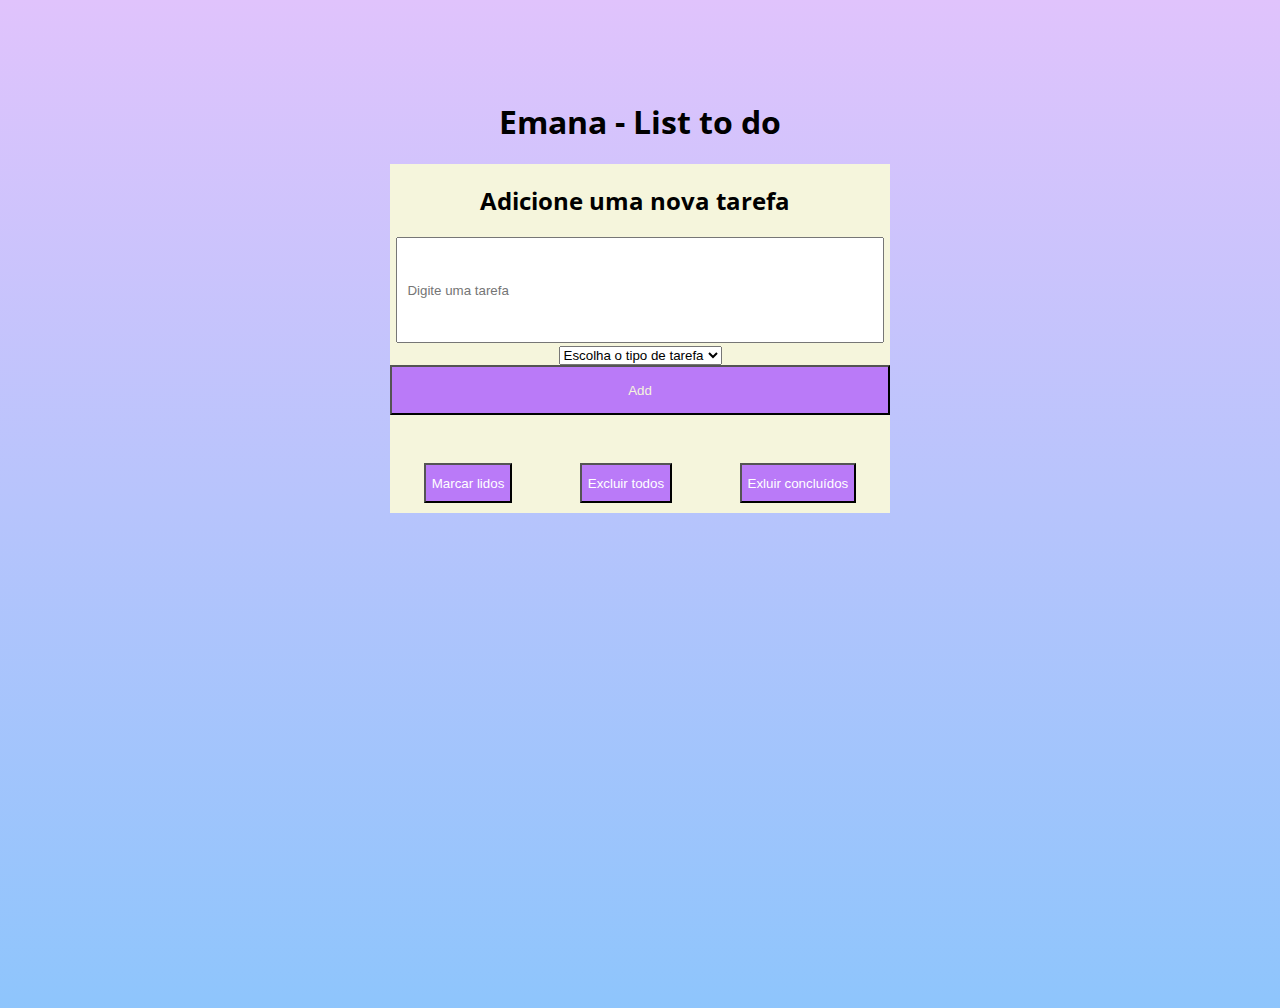
<file: p-listtodo/index.html>
<!DOCTYPE html>
<html lang="pt">
<head>
    <meta charset="UTF-8">
    <meta name="viewport" content="width=device-width, initial-scale=1.0">
    <meta http-equiv="X-UA-Compatible" content="ie=edge">
    <link href="https://fonts.googleapis.com/css?family=Open+Sans:400,700,700i&display=swap" rel="stylesheet">
    <link rel="stylesheet" href="./css/style.css">
    <title>Emana</title>
</head>
<body>
    <h1 id='titulo'>
       Emana - List to do 
    </h1>

    <section class='container__geral' id='container__geral'>

       <div class="container__lista" id='container__lista'>
            <h2 id='adicione__tarefa'>
               Adicione uma nova tarefa
            </h2>
            
            <form class='formulario' id='formulario'>
                    <input id='input__usuario' type="text" placeholder="  Digite uma tarefa">
                    <label for="opcoes__usuario" id='opcoes'>
                        <select name="Tipo Tarefa" id="seletor__etiqueta">
                            <option value="EmBranco">Escolha o tipo de tarefa</option>
                            <option value="Mercado">Mercado</option>
                            <option value="Farmácia">Farmácia</option>
                            <option value="Home">Home</option>
                            <option value="Outros">Outros</option>
                        </select>
                    </label>                   
                    <button id='input__botao'>Add</button>
                    <p id='msg__erro'></p>
            </form>
                          
            <ul id='lista__tarefas' class= 'tarefas' >          
        
            </ul>

            <div id='botoes'></div>
        </div> 
    </section> 

    <script src='./js/script.js'></script>
</body>
</html>
</file>
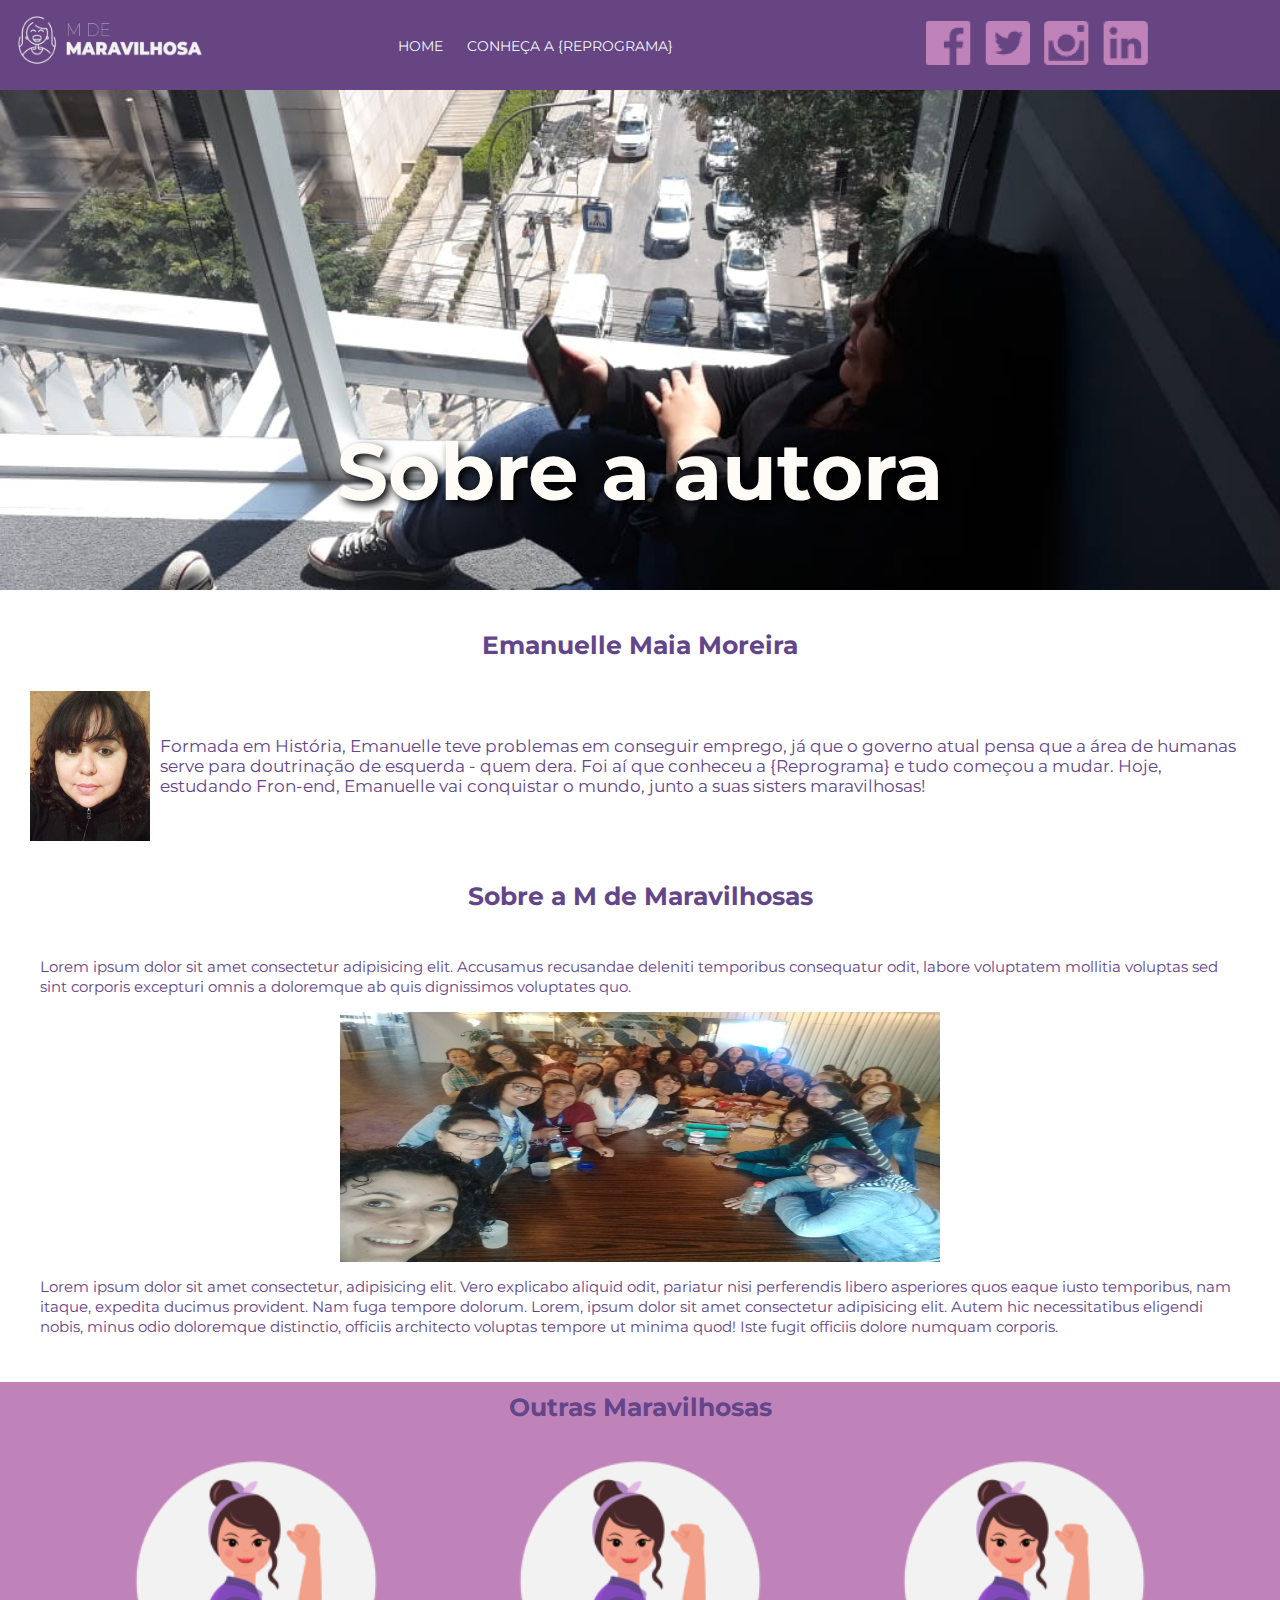
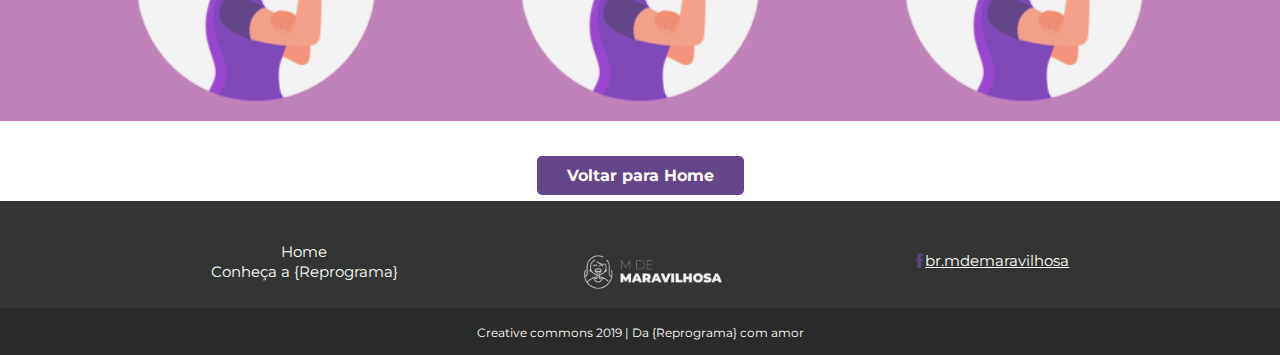
<file: p-MdeMaravilhosa-autora/index.html>
<!DOCTYPE html>
<html lang="pt">
<head>
    <meta charset="UTF-8">
    <meta name="viewport" content="width=device-width, initial-scale=1.0">
    <meta http-equiv="X-UA-Compatible" content="ie=edge">
    <link rel="stylesheet" href="./CSS/style.css">
    <link href="https://fonts.googleapis.com/css?family=Montserrat:400,700,900|Roboto+Slab:700|Roboto:400,400i" rel="stylesheet">
    <title>Emanuelle Maia</title>
</head>
<body>

    <nav class="navegacao">
         <img class="img_logo" src="./IMG/logo-white.png" alt="Logo do M de Maravilhosa">

         <div class="navegacao_mobile">
                <a class="menu_mobile" href="#"></a>   
                <img class="img_menu" src="./IMG/menu-nav.png" alt="Menu hamburguinho">   
         </div>

        <div class="navegacao_desktop">

            <div class="navegacao_desktop-links">
                <a class="desktop_links" href="#">Home</a>
                <a class="desktop_links" href="#">Conheça a {Reprograma}</a>        
           </div>
        

           <div class="navegacao_desktop-redes">
                 <a class="navegacao_desktop-redes" href="#"></a> <img src="./IMG/icon-facebook.png" alt="Logo do Facebook">
                 <a class="navegacao_desktop-redes" href="#"></a> <img src="./IMG/icon-twitter.png" alt="Logo do Twitter">
                <a class="navegacao_desktop-redes" href="#"></a> <img src="./IMG/icon-instagram.png" alt="Logo do Instagram">
                <a class="navegacao_desktop-redes" href="#"></a> <img src="./IMG/icon-linkedin.png" alt="Logo do Linkedin">
            </div>
        </div>   
    </nav>

     <section class="banner">
         <h1>Sobre a autora</h1>
    </section> 

    <section class="container_apresentacao">
        <h2>Emanuelle Maia Moreira</h2>

        <div class="container_apresentacao-corpo">
            
            <img class="apresentacao_foto" src="./IMG/apresenta.jpeg" alt="Maria Stewart">
             
           
            <p class="apresentacao_texto"> Formada em História, Emanuelle teve problemas em conseguir emprego, já que o governo atual pensa que a área de humanas serve para doutrinação de esquerda - quem dera. Foi aí que conheceu a {Reprograma} e tudo começou a mudar. Hoje, estudando Fron-end, Emanuelle vai conquistar o mundo, junto a suas sisters maravilhosas! </p>

        </div>
         
    </section>

    <section class="container_geral">
         <h2>Sobre a M de Maravilhosas</h2>

        <div class="container_historia">
           <p class="historia_texto">
               Lorem ipsum dolor sit amet consectetur adipisicing elit. Accusamus recusandae deleniti temporibus consequatur odit, labore voluptatem mollitia voluptas sed sint corporis excepturi omnis a doloremque ab quis dignissimos voluptates quo.
           </p>

            <img class="historia_imagem" src="./IMG/WhatsApp Image 2019-09-04 at 14.41.55.jpeg" alt="Imagem de Maria Stewart no jornal" class="historia-imagem">
                        
           <p class="historia_texto">Lorem ipsum dolor sit amet consectetur, adipisicing elit. Vero explicabo aliquid odit, pariatur nisi perferendis libero asperiores quos eaque iusto temporibus, nam itaque, expedita ducimus provident. Nam fuga tempore dolorum. Lorem, ipsum dolor sit amet consectetur adipisicing elit. Autem hic necessitatibus eligendi nobis, minus odio doloremque distinctio, officiis architecto voluptas tempore ut minima quod! Iste fugit officiis dolore numquam corporis.
        </p>
         </div>

    </section>

    <section class="container_dados">
        <h2 class="dados_titulo">Outras Maravilhosas</h2>
        <div class="dados_imagem">
                <img class="dados_imagem-parte" src="./IMG/img-mulher.png" alt="Foto de outras maravilhosas">
                <img class="dados_imagem-parte" src="./IMG/img-mulher.png" alt="Foto de outras maravilhosas">
                <img class="dados_imagem-parte" src="./IMG/img-mulher.png" alt="Foto de outras maravilhosas">
        </div>
      
    </section>
    
    <div class="container_botao">
        <a class="botao" href="#">Voltar para Home</a>
    </div>

    <footer>
        <div class="rodape">
            <div class="rodape_links">
                        <a class="link" href="#">Home</a>
                        <a class="link" href="#">Conheça a {Reprograma}</a>
            </div>
            
           
           <div class="rodape_img-logo">
                <img class="rodape_logo" src="./IMG/logo-white 2.png" alt="">
            
           </div>
            
           <div>
                <a class="facebook" href="#"><img class="img_facebook" src="./IMG/fb-icone.png" alt="Ícone do Facebook">br.mdemaravilhosa</a>
           </div>
            
                      
        </div>

       <div class="rodape_final">
            <p>Creative commons 2019 | Da {Reprograma} com amor</p>
       </div>   
       
    </footer>
</body>
</html>
</file>
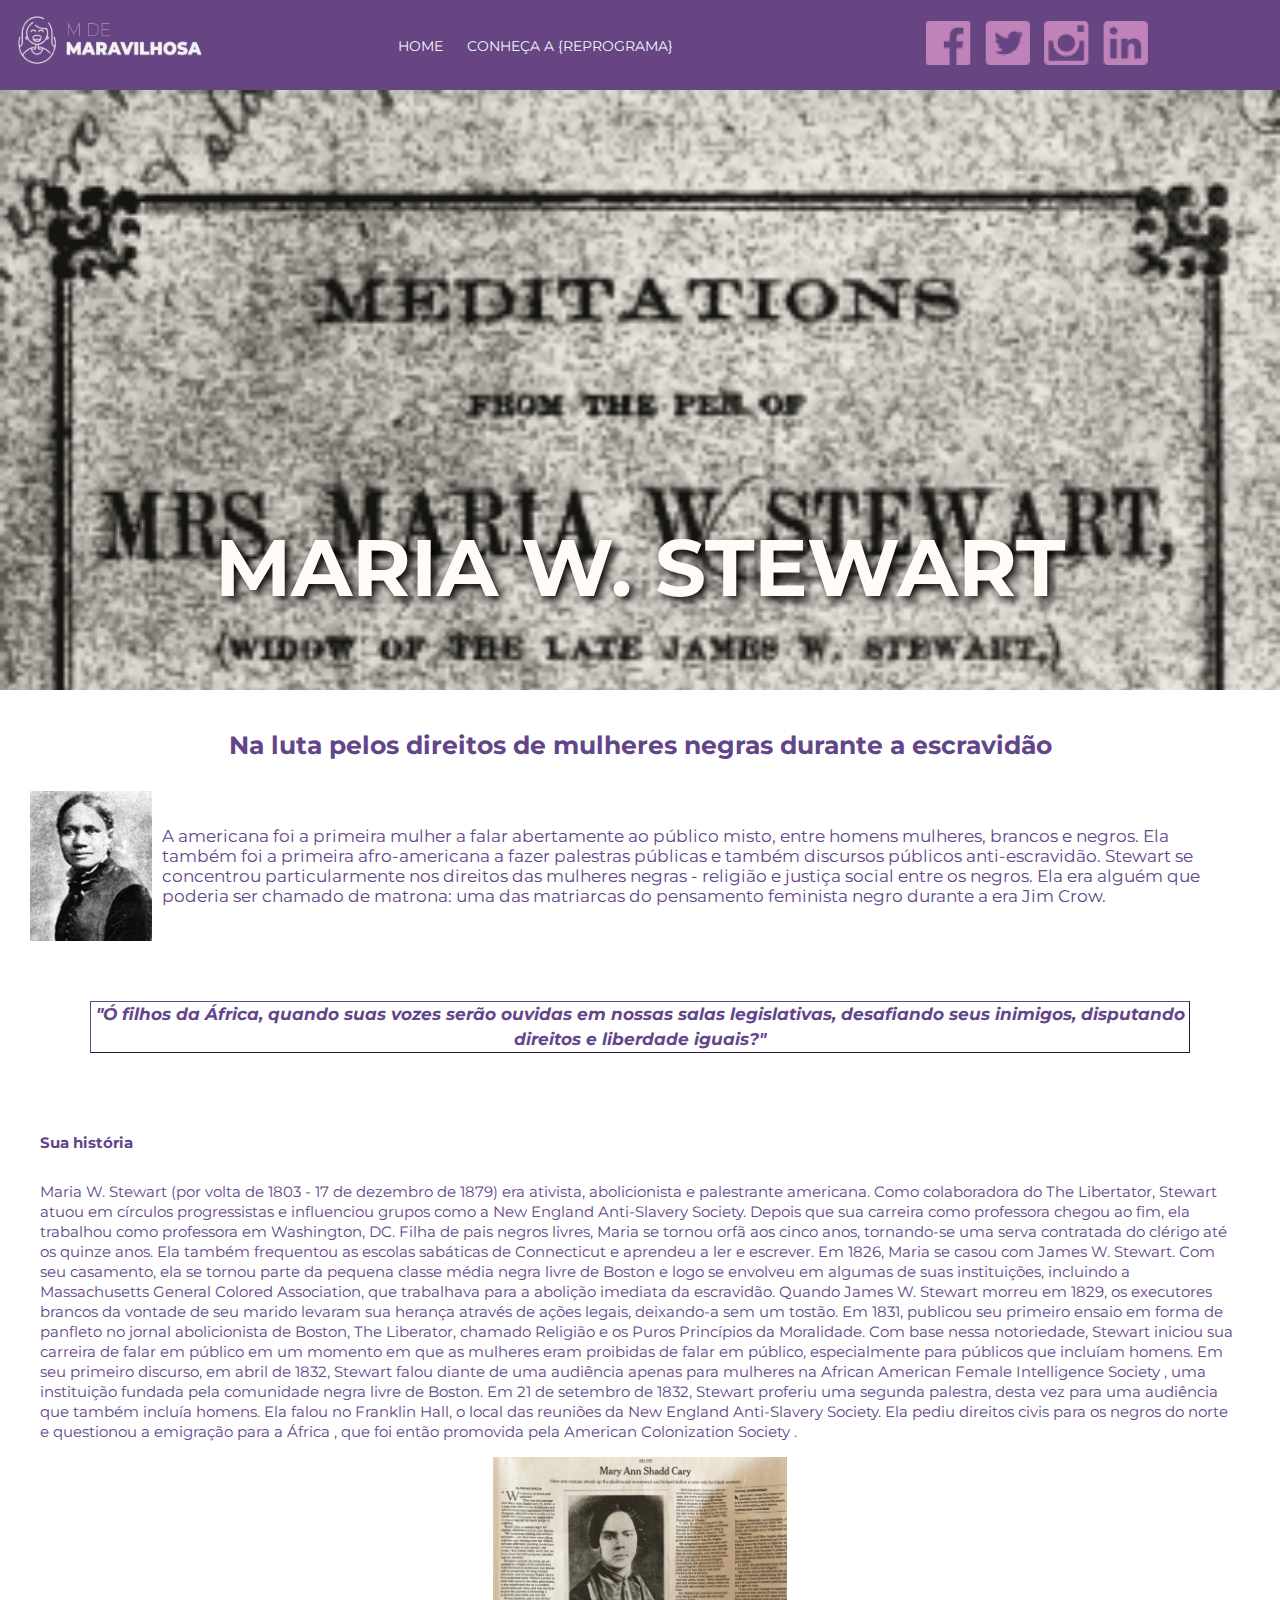
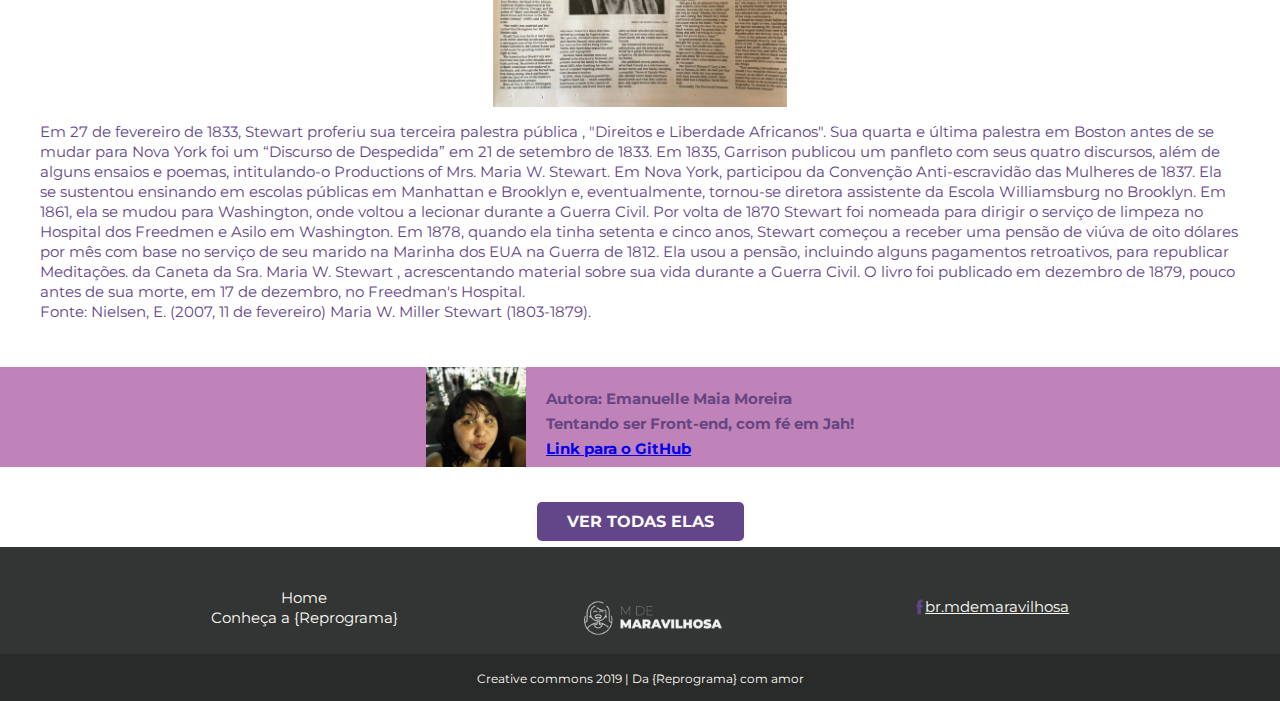
<file: p-MdeMaravilhosa-persona/index.html>
<!DOCTYPE html>
<html lang="pt">
<head>
    <meta charset="UTF-8">
    <meta name="viewport" content="width=device-width, initial-scale=1.0">
    <meta http-equiv="X-UA-Compatible" content="ie=edge">
    <link rel="stylesheet" href="./CSS/style.css">
    <link href="https://fonts.googleapis.com/css?family=Montserrat:400,700,900|Roboto+Slab:700|Roboto:400,400i" rel="stylesheet">
    <title>Maria Stewart</title>
</head>
<body>

    <nav class="navegacao">
         <img class="img_logo" src="./IMG/logo-white.png" alt="Logo do M de Maravilhosa">

         <div class="navegacao_mobile">
                <a class="menu_mobile" href="#"></a>   
                <img class="img_menu" src="./IMG/menu-nav.png" alt="Menu hamburguinho">   
         </div>

        <div class="navegacao_desktop">

            <div class="navegacao_desktop-links">
                <a class="desktop_links" href="#">Home</a>
                <a class="desktop_links" href="#">Conheça a {Reprograma}</a>        
           </div>
        

           <div class="navegacao_desktop-redes">
                 <a class="navegacao_desktop-redes" href="#"></a> <img src="./IMG/icon-facebook.png" alt="Logo do Facebook">
                 <a class="navegacao_desktop-redes" href="#"></a> <img src="./IMG/icon-twitter.png" alt="Logo do Twitter">
                <a class="navegacao_desktop-redes" href="#"></a> <img src="./IMG/icon-instagram.png" alt="Logo do Instagram">
                <a class="navegacao_desktop-redes" href="#"></a> <img src="./IMG/icon-linkedin.png" alt="Logo do Linkedin">
            </div>
        </div>   
    </nav>

     <section class="banner">
         <h1>MARIA W. STEWART</h1>
    </section> 

    <section class="container_apresentacao">
        <h2>Na luta pelos direitos de mulheres negras durante a escravidão</h2>

        <div class="container_apresentacao-corpo">
            
            <img class="apresentacao_foto" src="./IMG/Maria.jpg" alt="Maria Stewart">
             
           
            <p class="apresentacao_texto"> A americana foi a primeira mulher a falar abertamente ao público misto, entre homens mulheres, brancos e negros. Ela também foi a primeira afro-americana a fazer palestras públicas e também discursos públicos anti-escravidão. Stewart se concentrou particularmente nos direitos das mulheres negras - religião e justiça social entre os negros. Ela era alguém que poderia ser chamado de matrona: uma das matriarcas do pensamento feminista negro durante a era Jim Crow.  </p>

        </div>

        <div class="container_apresentacao-citacao">
             <p class="apresentacao_citacao"> "Ó filhos da África, quando suas vozes serão ouvidas em nossas salas legislativas, desafiando seus inimigos, disputando direitos e liberdade iguais?"</p>
        </div>
    
    </section>

    <section class="container_geral">
         <h3>Sua história</h3>

        <div class="container_historia">
         <p class="historia_texto">
            Maria W. Stewart (por volta de 1803 - 17 de dezembro de 1879) era ativista, abolicionista e palestrante americana. Como colaboradora do The Libertator, Stewart atuou em círculos progressistas e influenciou grupos como a New England Anti-Slavery Society. Depois que sua carreira como professora chegou ao fim, ela trabalhou como professora em Washington, DC. 

            Filha de pais negros livres, Maria se tornou orfã aos cinco anos, tornando-se uma serva contratada do clérigo até os quinze anos. Ela também frequentou as escolas sabáticas de Connecticut e aprendeu a ler e escrever. Em 1826, Maria se casou com James W. Stewart. Com seu casamento, ela se tornou parte da pequena classe média negra livre de Boston e logo se envolveu em algumas de suas instituições, incluindo a Massachusetts General Colored Association, que trabalhava para a abolição imediata da escravidão. Quando James W. Stewart morreu em 1829, os executores brancos da vontade de seu marido levaram sua herança através de ações legais, deixando-a sem um tostão.

            Em 1831, publicou seu primeiro ensaio em forma de panfleto no jornal abolicionista de Boston, The Liberator, chamado Religião e os Puros Princípios da Moralidade. Com base nessa notoriedade, Stewart iniciou sua carreira de falar em público em um momento em que as mulheres eram proibidas de falar em público, especialmente para públicos que incluíam homens. Em seu primeiro discurso, em abril de 1832, Stewart falou diante de uma audiência apenas para mulheres na African American Female Intelligence Society , uma instituição fundada pela comunidade negra livre de Boston. 
            
            Em 21 de setembro de 1832, Stewart proferiu uma segunda palestra, desta vez para uma audiência que também incluía homens. Ela falou no Franklin Hall, o local das reuniões da New England Anti-Slavery Society. Ela pediu direitos civis para os negros do norte e questionou a emigração para a África , que foi então promovida pela American Colonization Society .</p>

            <img class="historia_imagem" src="./IMG/imagem-historia.jpg" alt="Imagem de Maria Stewart no jornal" class="historia-imagem">
                        
           <p class="historia_texto"> Em 27 de fevereiro de 1833, Stewart proferiu sua terceira palestra pública , "Direitos e Liberdade Africanos". Sua quarta e última palestra em Boston antes de se mudar para Nova York foi um “Discurso de Despedida” em 21 de setembro de 1833. Em 1835, Garrison publicou um panfleto com seus quatro discursos, além de alguns ensaios e poemas, intitulando-o Productions of Mrs. Maria W. Stewart. Em Nova York, participou  da Convenção Anti-escravidão das Mulheres de 1837. Ela se sustentou ensinando em escolas públicas em Manhattan e Brooklyn e, eventualmente, tornou-se diretora assistente da Escola Williamsburg no Brooklyn.
            
            Em 1861, ela se mudou para Washington, onde voltou a lecionar durante a Guerra Civil. Por volta de 1870 Stewart foi nomeada para dirigir o serviço de limpeza no Hospital dos Freedmen e Asilo em Washington.  Em 1878, quando ela tinha setenta e cinco anos, Stewart começou a receber uma pensão de viúva de oito dólares por mês com base no serviço de seu marido na Marinha dos EUA na Guerra de 1812. Ela usou a pensão, incluindo alguns pagamentos retroativos, para republicar Meditações. da Caneta da Sra. Maria W. Stewart , acrescentando material sobre sua vida durante a Guerra Civil. O livro foi publicado em dezembro de 1879, pouco antes de sua morte, em 17 de dezembro, no Freedman's Hospital. <br>

            Fonte: Nielsen, E. (2007, 11 de fevereiro) Maria W. Miller Stewart (1803-1879).
        </p>
         </div>

    </section>

    <section class="container_dados">
        <img class="dados_imagem" src="./IMG/manu.jpg" alt="Foto de Emanuelle Maia">

        <div class="dados_texto">
            <p>Autora: Emanuelle Maia Moreira</p>
            <p> Tentando ser Front-end, com fé em Jah!</p>
            <a href="#">Link para o GitHub</a>
        </div>
    </section>
    
    <div class="container_botao">
        <a class="botao" href="#">VER TODAS ELAS</a>
    </div>

    <footer>
        <div class="rodape">
            <div class="rodape_links">
                        <a class="link" href="#">Home</a>
                        <a class="link" href="#">Conheça a {Reprograma}</a>
            </div>
            
           
           <div class="rodape_img-logo">
                <img class="rodape_logo" src="./IMG/logo-white 2.png" alt="">
            
           </div>
            
           <div>
                <a class="facebook" href="#"><img class="img_facebook" src="./IMG/fb-icone.png" alt="Ícone do Facebook">br.mdemaravilhosa</a>
           </div>
            
                      
        </div>

       <div class="rodape_final">
            <p>Creative commons 2019 | Da {Reprograma} com amor</p>
       </div>   
       
    </footer>
</body>
</html>
</file>
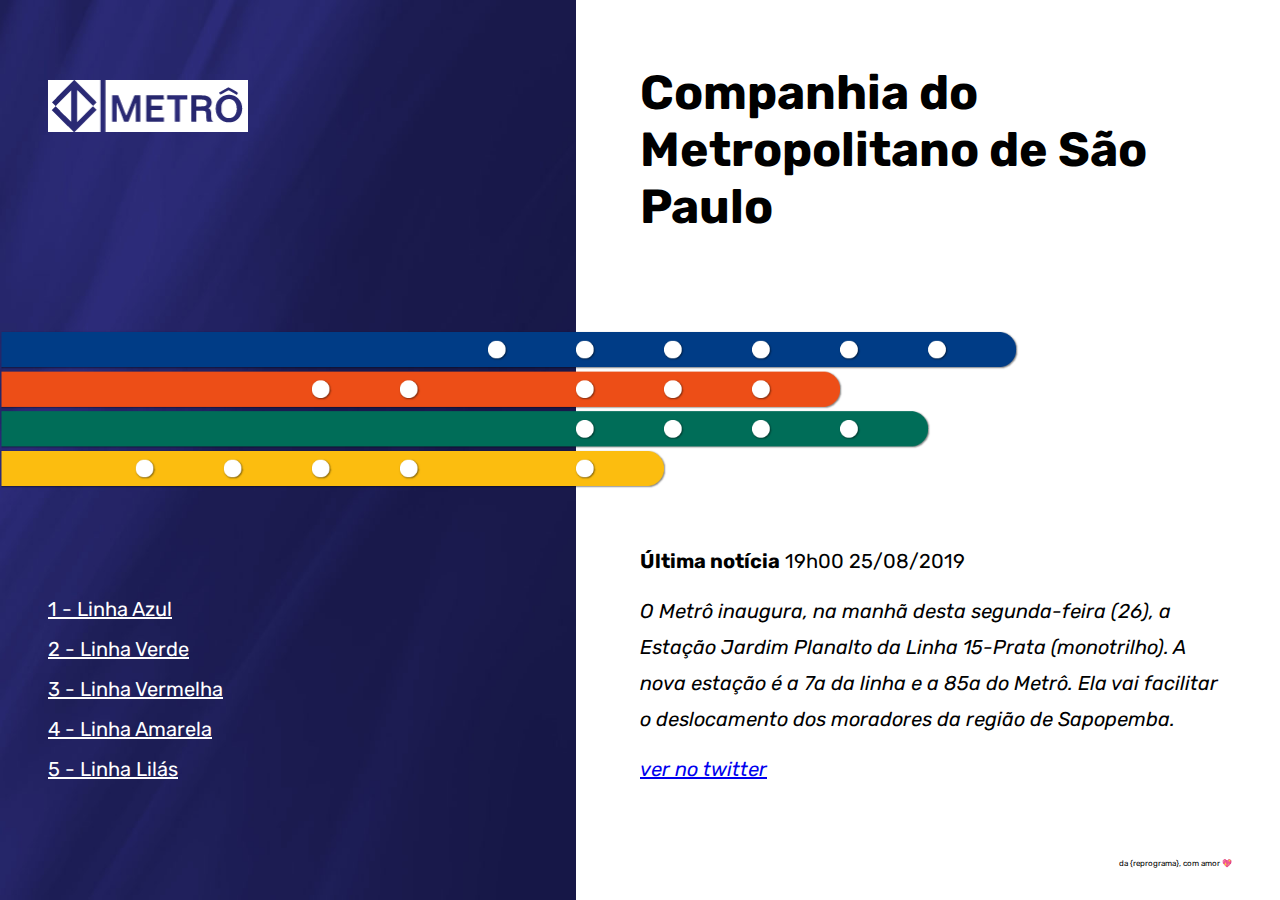
<file: p-metro/index.html>
<!DOCTYPE html>
<html lang="en">
<head>
  <meta charset="UTF-8">
  <meta name="viewport" content="width=device-width, initial-scale=1.0">
  <meta http-equiv="X-UA-Compatible" content="ie=edge">
  <link href="https://fonts.googleapis.com/css?family=Rubik:300i,400,900&display=swap" rel="stylesheet"> 
  <link rel="stylesheet" href="styles.css">
  <title>Companhia do Metropolitano de São Paulo</title>
</head>
<body>
  <div class="row header">
    <div class="container">
      <div class="column">
        <img class="logo logo--desktop" src="./assets/logo.png" alt="logo do metro">
        <img class="logo logo--mobile" src="./assets/logo.svg" alt="logo do metro">
      </div>
      <div class="column">
        <h1>Companhia do Metropolitano de São Paulo</h1>
      </div>
    </div>
  </div>
  <div class="row content">
    <div class="container">
      <div class="column">
        <ul class="menu">
          <li class="menu__item">
            <a class="menu__link" href="#">1 - Linha Azul</a>
          </li>
          <li class="menu__item">
            <a class="menu__link" href="#">2 - Linha Verde</a>
          </li>
          <li class="menu__item">
            <a class="menu__link" href="#">3 - Linha Vermelha</a>
          </li>
          <li class="menu__item">
            <a class="menu__link" href="#">4 - Linha Amarela</a>
          </li>
          <li class="menu__item">
            <a class="menu__link" href="#">5 - Linha Lilás</a>
          </li>
        </ul>
      </div>
      <div class="column">
        <div class="news">
          <p class="news__info">
            <strong>Última notícia</strong>
            19h00 25/08/2019
          </p>
          <p class="news__text">
            O Metrô inaugura, na manhã desta segunda-feira (26), 
            a Estação Jardim Planalto da Linha 15-Prata (monotrilho). 
            A nova estação é a 7a da linha e a 85a do Metrô. Ela vai 
            facilitar o deslocamento dos moradores da região de 
            Sapopemba.
          </p>
          <a href="#" class="news__link">ver no twitter</a>
        </div>
      </div>
    </div>
  </div>
  <footer class="row">
    <div class="container">
      <p>da {reprograma}, com amor 💖</p>
    </div>
  </footer>
</body>
</html>
</file>
<file: p-listtodo/css/style.css>
body {
    font-family: 'Open Sans', sans-serif;
    background-image: linear-gradient(#e0c3fc, #8ec5fc); 
    background-repeat: no-repeat;
    height: 100vh;
}

h1 {
    text-align: center;
    margin-top:100px; 
}

h2{
    margin-left: 90px;
}

.container__geral {
    background-color: beige;
    width: 500px;
    display: flex;
    margin: 0 auto;
}

.container__lista {
    display: block;
}

.formulario {
    width: 100%;  
    display: flex;
    align-items: center;
    flex-direction: column;
}

#input__usuario {
    width: 480px;
    height: 100px;;
}


.opcoes {
    font-size: 11px;
    background-color: #ba7af8;
}

#input__botao {
    width: 100%;
    height: 50px;
    background-color: #ba7af8;    
    color: beige;
}

.tarefas{
    padding: 0px;
}

.linha{
    margin-top: 15px;
    box-shadow: 0px 1px rgb(131, 128, 128);
    list-style: none;
    display: flex;
    justify-content: space-between;
    position: relative;
}

.etiqueta {
    color: beige;
    background-color: #ba7af8;
    font-size: 11px;
    margin-right: 0;   
    position: absolute; right: 30px;      
}

.mercado {
    color: beige;
    background-color: #107a40;
    font-size: 11px;
    margin-right: 0; 
    position: absolute; right: 30px;
}

.farmacia {
    color: beige;
    background-color: #b41b1b;
    font-size: 11px;
    margin-right: 0; 
    position: absolute; right: 30px;
}

.home {
    color: beige;
    background-color: #1b34c0;
    font-size: 11px;
    margin-right: 0; 
    position: absolute; right: 30px;
}

.outros{
    color: beige;
    background-color: #0b080e;
    font-size: 11px;
    margin-right: 0; 
    position: absolute; right: 30px;
}

.erro {
    color: #ff0000;
    border-color: #ff0000;
    font-size: 12px;
}

.check__tarefa {
    text-decoration: line-through; 
    color: rgb(179, 157, 157);
}

.botao__x {
    font-size: 12px;
    color: black;
    background-color: beige;
    margin-right: 0;
}

#botoes{
    width: 500px;
    display: flex;
    justify-content: space-around;
    background-color: beige;
}

.botao__feitos, .botao__remover{
    background-color: #ba7af8;
    color: #ffffff;
    height: 40px;
    margin-bottom: 10px;
}

.remove__lista {
    display: none;
}


@media (max-width: 640px) {
    .container__lista, .container__geral, #botoes {
        width: 300px;
        }
    #input__usuario {
        width: 295px;
    }

}
</file>
<file: p-MdeMaravilhosa-autora/CSS/style.css>
* {
    box-sizing: border-box;
}

body {
    font-family: 'Montserrat', Arial, Helvetica, sans-serif;
    margin: 0;
}

/* ===========NAV============ */
.navegacao {
    display: flex;
    justify-content: space-between;
    background-color: #674582;
    height: 90px;
    width: 100%;
    margin: 0;
}

.navegacao_desktop {
    display: none;
}

.img_logo {
    max-width: 200px;
    margin-top: 10px;
    margin-left: 10px;
    max-height: 60px;
}

.img_menu {
    margin-top: 30px;
    margin-right: 20px;
    border-radius: 5px;
}

/* ==================BANNER=================== */

.banner{
    background-image: url(../IMG/banner.jpeg);
    background-repeat: no-repeat;
    background-size: 100% auto;
    display: flex;
    justify-content: center;
    align-items: flex-end;
    padding-bottom: 20px;
     color: #fffcf7;
     text-shadow: black 0.1em 0.1em 0.2em;
     font-size: 20px;
}

h2 {
    color: #63458a;
    font-size: 15px;
    text-align: center;
    padding: 10px;
}

/* =====================APRESENTAÇÃO=========================*/

.apresentacao_foto {
    width: 150px;
    height: 150px; 
    display: flex;
    margin: 0 auto;
}

.apresentacao_texto {
    font-size: 12px;
    margin-left: 10px;
    margin-right: 10px;
    text-align: left;
    color: #63458a;    
}

/* =====================HISTÓRIA================ */

h3 {
    color: #63458a;
    padding-left: 10px;
    padding-top: 20px;
    font-size: 15px;
}

.container_historia {
    display: flex;
    flex-direction: column;
    align-items: center;
}
.historia_texto {
    font-size: 12px;
    padding-left: 10px;
    padding-right: 10px;
    text-align: left;
    line-height: 15px;
    color: #63458a;
}

.historia_imagem {
    width: 300px;
    max-height: 250px;
    display: flex;
    justify-content: center;   
}

/* ==================DADOS====================== */

.container_dados {
   background-color: #C083B9;
    margin-top: 30px;
}

.dados_imagem {
    display: flex;
    justify-content: space-evenly; 
}

.dados_imagem-parte {
    width: 20%;
}

/* =====================FOOTER========================= */

.container_botao {
    display: flex;
    align-items: center;
    justify-content: center;
    width: 100%;
    height: 50px;  
    margin-top: 30px;  
}

.botao {
    text-decoration: none;
    font-weight: 700;
    color: #fffcf7;
    background-color: #63458a;
    padding: 10px 30px;
    border-radius: 5px;
}

.rodape {
    background-color: #323534;
    padding: 30px;  
    }

.rodape_links {
    font-size: 12px;
    line-height: 30px;
    display: flex;
    flex-direction: column;   
    justify-content: center;
    align-items: center; 
}

.link {
    color: #fffcf7;  
    text-decoration: none; 
}

.rodape_logo {
    width: 150px;
    margin-top: 20px;
}

.rodape_img-logo {
    display: flex;
    align-items: center;
    justify-content: center;
    padding-right: 5px;  
}

.facebook {
    color: #fffcf7;
    font-size: 10px;
    display: flex;
    justify-content: center;
    margin-top: 20px;
}

.img_facebook {
    height: 15px;
}

.rodape_final {
   background-color: #292A2A;
   color: #fffcf7;
   font-size: 7px;
   text-align: center; 
   padding-bottom: 3px;
   padding-top: 5px;
}

/* =================MEDIA QUERIES============================= */
@media (min-width:375px){
    .banner {
        height: 250px;
    }
    .historia_imagem {
        width: 350px;
    }
}

@media (min-width:440px){
    .container_apresentacao-corpo {
        display: flex;
        align-items: center;         
    }
    .banner {
        height: 300px;
    }

    h1 {
        margin-bottom: 50px;
    }
    .historia_imagem {
        width: 400px;
    }
}

@media (min-width:550px){
    .banner {
        height: 350px;
    }
}

@media (min-width: 768px) {
    .navegacao_mobile {
        display: none;
    }

    .navegacao_desktop {
        display: flex;
        justify-content: space-around;
        align-items: center;
        width: 80%;            
    }

    .navegacao_desktop-redes {
        margin-right: 10px;
    }

    .desktop_links {
        color: #f0f8ff;
        margin-left: 20px;
        text-decoration: none;
        text-transform: uppercase;
        font-size: 14px;
    }

    .banner {
        font-size: 40px;
        height: 400px;
        }

    h2 {
        font-size: 25px;
    }
    
    .container_apresentacao {
        margin: 30px;
    }

    .apresentacao_citacao {
        font-size: 17px;
        margin: 60px;
    } 
    
    .apresentacao_texto {
        font-size: 17px;
        line-height: 20px;
    }

    .container_geral {
        margin: 30px;
    }
    .historia_texto {
        font-size: 15px;
        line-height: 20px;
    }

    .historia_imagem {
        width: 600px;
        height: 500px;
    }

    .dados_texto {
        font-size: 15px;
        line-height: 10px;
    }

    .rodape {
        display: flex;
        background-color: #323534;
        justify-content: space-evenly;
        padding-bottom: 15px; 
    }
    .rodape_links {
        font-size: 15px;
        line-height: 20px;
        display: flex;
        flex-direction: column;   
        justify-content: center;
        align-items: center; 
    }
           
    .rodape_img-logo {
        display: flex;
        align-items: center;
        justify-content: center;
        padding-right: 5px;  
    }
    
    .facebook {
        color: #fffcf7;
        font-size: 15px;
    }
    
    .img_facebook {
        height: 20px;
    }

    .rodape_final {
        font-size: 12px;
    }
}
@media (min-width:960px){
    .banner {
        height: 500px;
    }
}

@media (min-width: 1440px) {
   
    .apresentacao_citacao {
        font-size: 25px;
        line-height: 35px;
    } 
    
    .apresentacao_foto {
        width: 300px;
        height: 300px;
    }
    .apresentacao_texto {
        font-size: 20px;
        line-height: 30px;
    }
    .historia_texto {
        font-size: 17px;
        line-height: 25px;
    }
    
    .historia_imagem {
        width: 500px;
    }
}

@media (min-width: 16000px) {
    .banner {
        height: 900px;
    }
}
</file>
<file: p-MdeMaravilhosa-persona/CSS/style.css>
* {
    box-sizing: border-box;
}

body {
    font-family: 'Montserrat', Arial, Helvetica, sans-serif;
    margin: 0;
    }

/* ===========NAV============ */
.navegacao {
    display: flex;
    justify-content: space-between;
    background-color: #674582;
    height: 90px;
    width: 100%;
    margin: 0;
}

.navegacao_desktop {
    display: none;
}

.img_logo {
    max-width: 200px;
    margin-top: 10px;
    margin-left: 10px;
    max-height: 60px;
}

.img_menu {
    margin-top: 30px;
    margin-right: 20px;
    border-radius: 5px;
}

/* ==================BANNER=================== */

.banner{
    background-image: url(../IMG/1832.png);
    background-repeat: no-repeat;
    object-fit: cover;
    object-position: top;
    height: 40vh;
    background-size: 100%;
    width: 100% auto;
    height: 400px; 
    display: flex;
    justify-content: center;
    align-items: flex-end;
     padding-bottom: 20px;
     color: #fffcf7;
     text-shadow: black 0.1em 0.1em 0.2em;
     font-size: 20px;
}

h2 {
    color: #63458a;
    font-size: 15px;
    text-align: center;
    padding: 10px;
}

/* =====================APRESENTAÇÃO=========================*/

.apresentacao_foto {
    width: 150px;
    height: 150px; 
    display: flex;
    margin: 0 auto;
}

.apresentacao_texto {
    font-size: 12px;
    margin-left: 10px;
    margin-right: 10px;
    text-align: left;
    color: #63458a;    
}

.apresentacao_citacao {
    font-size: 12px;
    font-style: italic;
    text-align: center;
    border-width: thin;
    border-style: outset;
    border-color: #63458a;
    margin: 0 15px;
    margin: 40px;
    line-height: 25px;
    font-weight: bold;
    color: #63458a;    
}

/* =====================HISTÓRIA================ */

h3 {
    color: #63458a;
    padding-left: 10px;
    padding-top: 20px;
    font-size: 15px;
}

.container_historia {
    display: flex;
    flex-direction: column;
    align-items: center;
}
.historia_texto {
    font-size: 12px;
    padding-left: 10px;
    padding-right: 10px;
    text-align: left;
    line-height: 15px;
    color: #63458a;
}

.historia_imagem {
    max-height: 250px;
    display: flex;
    justify-content: center;   
}

/* ==================DADOS====================== */

.container_dados {
    display: flex;
    justify-content: center;
    align-items: center;
    background-color: #C083B9;
    margin-top: 30px;
}

.dados_imagem {
    width: 100px;
    height: 100px;
}

.dados_texto {
    color: #674582;
    font-size: 10px;
    margin-left: 20px;
    font-weight: 700;    
}

/* =====================FOOTER========================= */

.container_botao {
    display: flex;
    align-items: center;
    justify-content: center;
    width: 100%;
    height: 50px;  
    margin-top: 30px;  
}

.botao {
    text-decoration: none;
    font-weight: 700;
    color: #fffcf7;
    background-color: #63458a;
    padding: 10px 30px;
    border-radius: 5px;
}

.rodape {
    background-color: #323534;
    padding: 30px;  
    }

.rodape_links {
    font-size: 12px;
    line-height: 30px;
    display: flex;
    flex-direction: column;   
    justify-content: center;
    align-items: center; 
}

.link {
    color: #fffcf7;  
    text-decoration: none; 
}

.rodape_logo {
    width: 150px;
    margin-top: 20px;
}

.rodape_img-logo {
    display: flex;
    align-items: center;
    justify-content: center;
    padding-right: 5px;  
}

.facebook {
    color: #fffcf7;
    font-size: 10px;
    display: flex;
    justify-content: center;
    margin-top: 20px;
}

.img_facebook {
    height: 15px;
}

.rodape_final {
   background-color: #292A2A;
   color: #fffcf7;
   font-size: 7px;
   text-align: center; 
   padding-bottom: 3px;
   padding-top: 5px;
}

/* =================MEDIA QUERIES============================= */
@media (min-width:440px){
    .container_apresentacao-corpo {
        display: flex;
        align-items: center;   
    }

    .banner {
        height: 600px;
    }
}


@media (min-width: 768px) {
    .navegacao_mobile {
        display: none;
    }

    .navegacao_desktop {
        display: flex;
        justify-content: space-around;
        align-items: center;
        width: 80%;            
    }

    .navegacao_desktop-redes {
        margin-right: 10px;
    }

    .desktop_links {
        color: #f0f8ff;
        margin-left: 20px;
        text-decoration: none;
        text-transform: uppercase;
        font-size: 14px;
    }

    .banner {
        font-size: 40px;
        
    }

    h2 {
        font-size: 25px;
    }
    
    .container_apresentacao {
        margin: 30px;
    }

    .apresentacao_citacao {
        font-size: 17px;
        margin: 60px;
    } 
    
    .apresentacao_texto {
        font-size: 17px;
        line-height: 20px;
    }

    .container_geral {
        margin: 30px;
    }
    .historia_texto {
        font-size: 15px;
        line-height: 20px;
    }

    .dados_texto {
        font-size: 15px;
        line-height: 10px;
    }

    .rodape {
        display: flex;
        background-color: #323534;
        justify-content: space-evenly;
        padding-bottom: 15px; 
    }
    .rodape_links {
        font-size: 15px;
        line-height: 20px;
        display: flex;
        flex-direction: column;   
        justify-content: center;
        align-items: center; 
    }
           
    .rodape_img-logo {
        display: flex;
        align-items: center;
        justify-content: center;
        padding-right: 5px;  
    }
    
    .facebook {
        color: #fffcf7;
        font-size: 15px;
    }
    
    .img_facebook {
        height: 20px;
    }

    .rodape_final {
        font-size: 12px;
    }
}

@media (min-width: 1440px) {
    .banner {
        font-size: 60px;
       
    }
    
    .apresentacao_citacao {
        font-size: 25px;
        line-height: 35px;
    } 
    
    .apresentacao_foto {
        width: 300px;
        height: 300px;
    }
    .apresentacao_texto {
        font-size: 20px;
        line-height: 30px;
    }
    .historia_texto {
        font-size: 17px;
        line-height: 25px;
    }
    
    .historia_imagem {
        width: 600px;
    }
}
</file>
<file: p-metro/styles.css>
* {
    font-family: 'Rubik', sans-serif;
    box-sizing: border-box;
  }
  
  body {
    width: 100vw;
    min-height: 100vh;
    margin: 0;
    padding: 0;
    background-image: url("./assets/azul-bg.jpg");
    background-size: 45% 100%;
    background-repeat: no-repeat;
    background-position: top left;
    display: flex;
    flex-direction: column;
    justify-content: space-between;
  }
  
  .container {
    max-width: 1280px;
    margin: 0 auto;
    display: flex;
  }
  
  .row {
    width: 100%;
  }
  
  .column {
    width: 50%;
  }
  
  h1 {
    font-size: 72px;
    margin: 0;
  }
  
  .content {
    background-image: url('./assets/linhas-bg.png');
    background-repeat: no-repeat;
    background-position: top left;
    background-size: auto 160px;
    padding-top: 200px;
  }
  
  .content .column {
    display: flex;
    align-items: flex-end;
  }
  
  .header {
    margin: 64px 0 0;
  }
  
  .header .logo {
    margin-top: 16px;
    max-width: 200px;
  }
  
  .header .logo.logo--desktop {
    display: block;
  }
  
  .header .logo.logo--mobile {
    display: none;
  }
  
  .menu {
    list-style-type: none;
    padding: 0;
    margin-bottom: 0;
  }
  
  .menu .menu__item {
    font-size: 20px;
    margin-bottom: 16px;
  }
  
  .menu .menu__item:last-of-type {
    margin-bottom: 0;
  }
  
  .menu .menu__item .menu__link {
    color: white;
  }
  
  .news {
    font-size: 20px;
  }
  
  .news .news__text,
  .news .news__link {
    font-style: italic;
  }
  
  .news .news__text {
    line-height: 1.8;
  }
  
  footer {
    margin: 24px 0;
  }
  
  footer p {
    width: 100%;
    text-align: right;
    font-size: 8px;
  }
  
  @media (max-width: 1350px) {
    .container {
      margin: 0 48px;
    }
  
    h1 {
      font-size: 48px;
    }
  
    .header {
      margin-bottom: 48px;
    }
  }
  
  @media (max-width: 960px) {
    body {
      background-image: none;
    }
  
    .container {
      display: block;
    }
  
    .column {
      width: 100%;
    }
  
    .content {
      background-size: auto 120px;
      padding-top: 148px;
    }
  
    .header {
      margin-top: 36px;
    }
  
    .header .logo.logo--desktop {
      display: none;
    }
    
    .header .logo.logo--mobile {
      display: block;
    }
  
    .menu .menu__item .menu__link {
      color: black;
    }
  
    .news {
      margin-top: 48px;
    }
  
    h1 {
      margin-top: 48px;
    }
  }
  
  @media (max-width: 690px) {
    .content {
      background-position: top right;
    }
  }
  
  @media (max-width: 480px) {
    h1 {
      font-size: 36px;
      margin-top: 24px;
    }
  
    .header {
      margin-top: 16px;
      margin-bottom: 24px;
    }
  
    .container {
      margin: 0 36px;
    }
  
    .news {
      margin-top: 16px;
    }
  }
  
  @media (max-width: 360px) {
    h1 {
      font-size: 30px;
    }
  }
</file>
